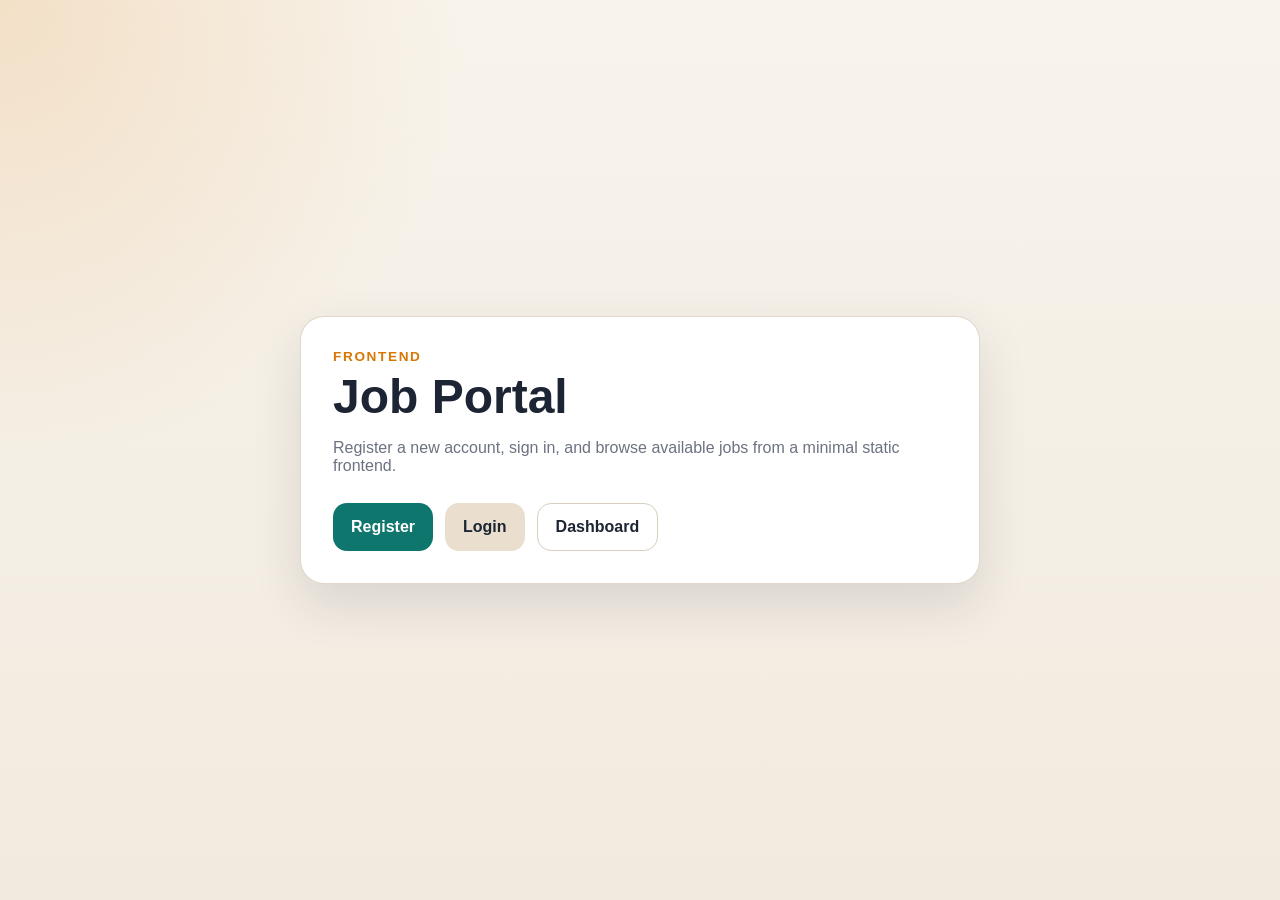
<file: frontend/index.html>
<!DOCTYPE html>
<html lang="en">
<head>
    <meta charset="UTF-8">
    <meta name="viewport" content="width=device-width, initial-scale=1.0">
    <title>Job Portal</title>
    <link rel="stylesheet" href="css/style.css">
</head>
<body>
    <main class="landing-page">
        <section class="hero-card">
            <p class="eyebrow">Frontend</p>
            <h1>Job Portal</h1>
            <p class="hero-copy">
                Register a new account, sign in, and browse available jobs from a minimal static frontend.
            </p>
            <div class="hero-actions">
                <a class="button primary" href="register.html">Register</a>
                <a class="button secondary" href="login.html">Login</a>
                <a class="button ghost" href="dashboard.html">Dashboard</a>
            </div>
        </section>
    </main>
</body>
</html>
</file>
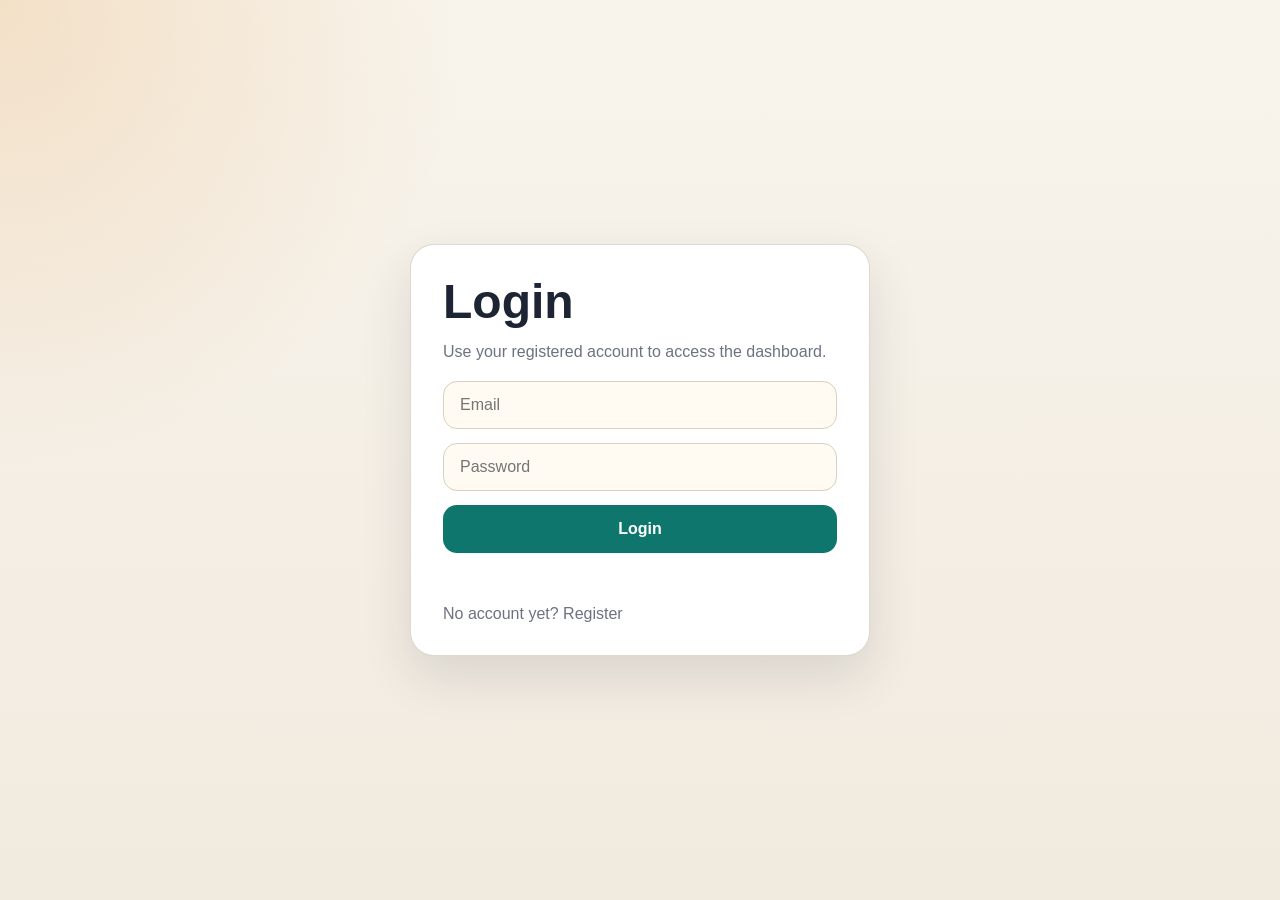
<file: frontend/dashboard.html>
<!DOCTYPE html>
<html lang="en">
<head>
    <meta charset="UTF-8">
    <meta name="viewport" content="width=device-width, initial-scale=1.0">
    <title>Dashboard - Job Portal</title>
    <link rel="stylesheet" href="css/style.css">
</head>
<body>
    <main class="dashboard-page">
        <header class="dashboard-header">
            <div>
                <p class="eyebrow">Dashboard</p>
                <h1>Available Jobs</h1>
                <p class="form-copy">Welcome, <span id="userName"></span></p>
            </div>
            <button type="button" class="button secondary" onclick="logout()">Logout</button>
        </header>

        <section id="adminPanel" style="display:none;" class="admin-panel">
            <h2>Post / Edit Job</h2>
            <input type="hidden" id="editJobId">
            <form id="jobForm" class="form admin-form">
                <input id="jobTitle" placeholder="Job Title" required>
                <input id="jobCompany" placeholder="Company Name" required>
                <input id="jobLocation" placeholder="Location" required>
                <input id="jobSalary" placeholder="Salary (e.g. Rs 8-12 LPA)" required>
                <select id="jobType">
                    <option value="Full-Time">Full-Time</option>
                    <option value="Part-Time">Part-Time</option>
                    <option value="Remote">Remote</option>
                </select>
                <textarea id="jobDescription" placeholder="Job Description" rows="4" required></textarea>
                <button type="submit" class="button primary">Save Job</button>
            </form>
            <p id="jobFormMessage" class="message"></p>
        </section>

        <p id="dashboardMessage" class="message"></p>
        <section id="jobsContainer" class="jobs-grid"></section>
    </main>

    <script src="js/config.js"></script>
    <script src="js/utils/auth.js"></script>
    <script src="js/api/jobApi.js"></script>
    <script src="js/api/applicationApi.js"></script>
    <script src="js/pages/dashboard.js"></script>
</body>
</html>
</file>
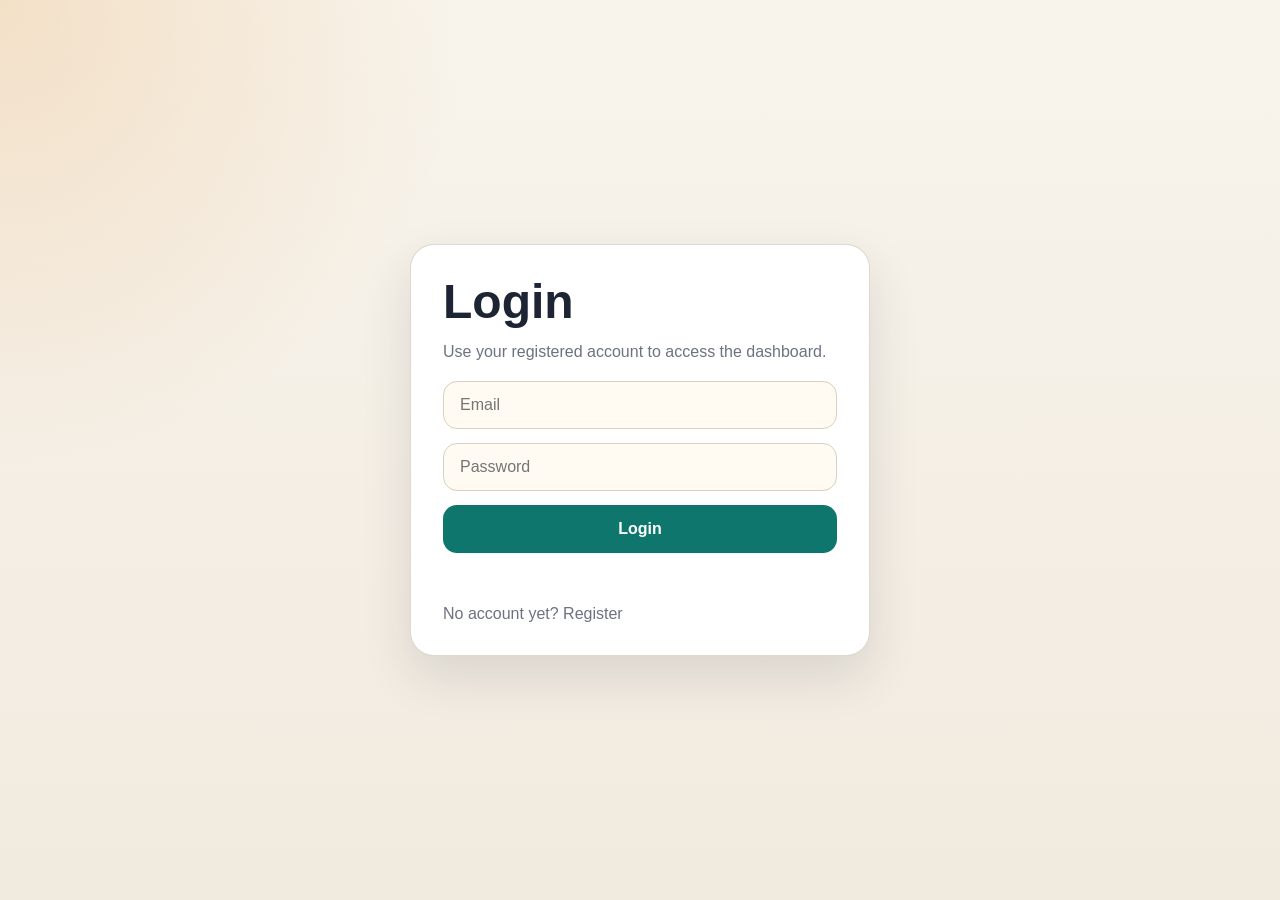
<file: frontend/login.html>
<!DOCTYPE html>
<html lang="en">
<head>
    <meta charset="UTF-8">
    <meta name="viewport" content="width=device-width, initial-scale=1.0">
    <title>Login</title>
    <link rel="stylesheet" href="css/style.css">
</head>
<body>
    <main class="auth-page">
        <section class="auth-card">
            <h1>Login</h1>
            <p class="form-copy">Use your registered account to access the dashboard.</p>

            <form id="loginForm" class="form">
                <input id="email" type="email" placeholder="Email" required>
                <input id="password" type="password" placeholder="Password" required>
                <button type="submit" class="button primary">Login</button>
            </form>

            <p id="message" class="message"></p>
            <p class="form-footer">No account yet? <a href="register.html">Register</a></p>
        </section>
    </main>

    <script src="js/config.js"></script>
    <script src="js/utils/auth.js"></script>
    <script src="js/api/authApi.js"></script>
    <script src="js/pages/login.js"></script>
</body>
</html>
</file>
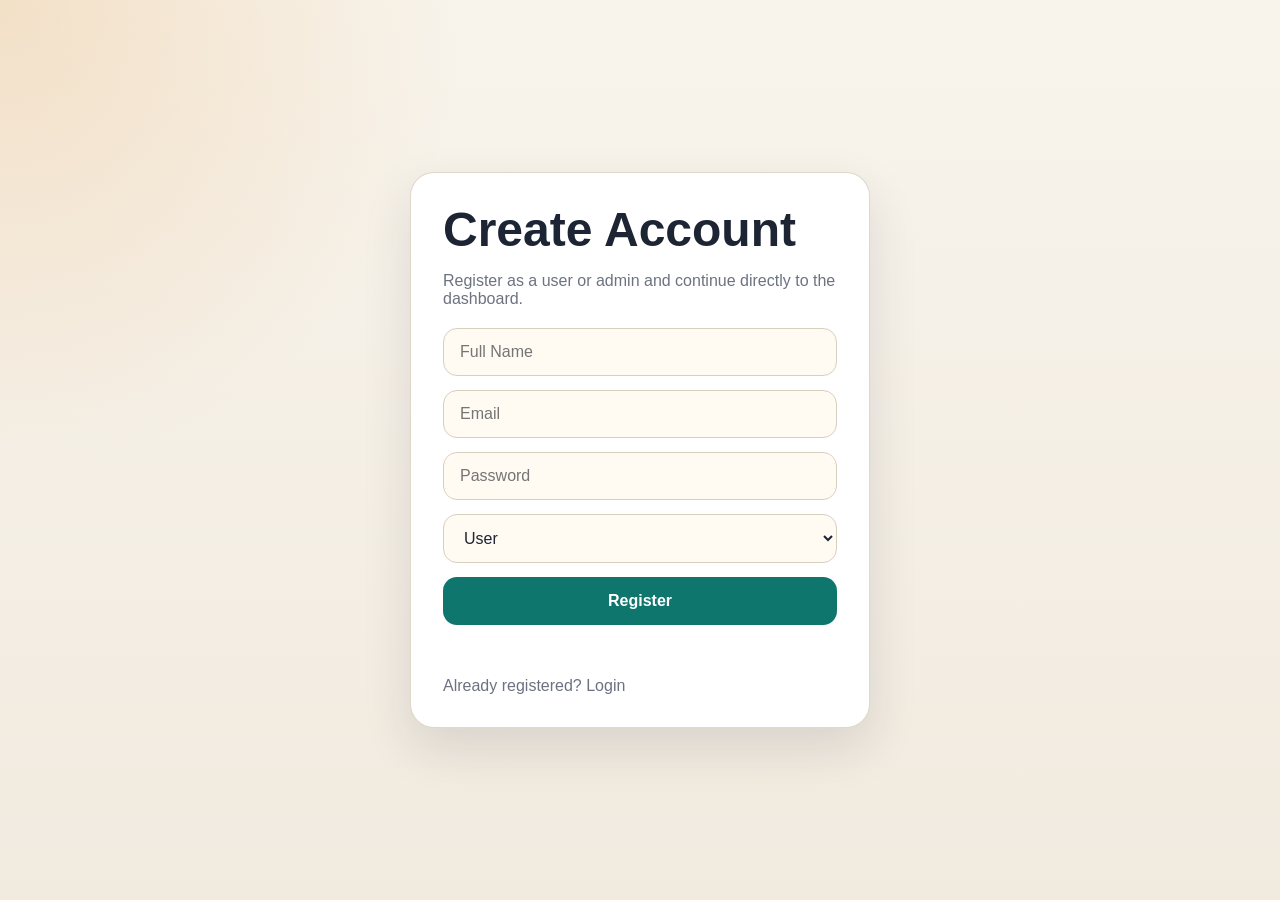
<file: frontend/register.html>
<!DOCTYPE html>
<html lang="en">
<head>
    <meta charset="UTF-8">
    <meta name="viewport" content="width=device-width, initial-scale=1.0">
    <title>Register</title>
    <link rel="stylesheet" href="css/style.css">
</head>
<body>
    <main class="auth-page">
        <section class="auth-card">
            <h1>Create Account</h1>
            <p class="form-copy">Register as a user or admin and continue directly to the dashboard.</p>

            <form id="registerForm" class="form">
                <input id="fullName" placeholder="Full Name" required>
                <input id="email" type="email" placeholder="Email" required>
                <input id="password" type="password" placeholder="Password" required>

                <select id="role">
                    <option value="ROLE_USER">User</option>
                    <option value="ROLE_ADMIN">Admin</option>
                </select>

                <button type="submit" class="button primary">Register</button>
            </form>

            <p id="message" class="message"></p>
            <p class="form-footer">Already registered? <a href="login.html">Login</a></p>
        </section>
    </main>

    <script src="js/config.js"></script>
    <script src="js/utils/auth.js"></script>
    <script src="js/api/authApi.js"></script>
    <script src="js/pages/register.js"></script>
</body>
</html>
</file>
<file: frontend/css/style.css>
:root {
    --bg: #f3efe7;
    --panel: #fffaf2;
    --panel-strong: #ffffff;
    --text: #1d2433;
    --muted: #6c7280;
    --line: #d8cfbf;
    --primary: #0f766e;
    --primary-dark: #115e59;
    --accent: #d97706;
    --shadow: 0 20px 50px rgba(29, 36, 51, 0.12);
}

* {
    box-sizing: border-box;
}

body {
    margin: 0;
    min-height: 100vh;
    font-family: "Segoe UI", Tahoma, Geneva, Verdana, sans-serif;
    color: var(--text);
    background:
        radial-gradient(circle at top left, rgba(217, 119, 6, 0.16), transparent 30%),
        linear-gradient(180deg, #f8f4ec 0%, #f1eadf 100%);
}

a {
    color: inherit;
    text-decoration: none;
}

.landing-page,
.auth-page {
    min-height: 100vh;
    display: grid;
    place-items: center;
    padding: 24px;
}

.hero-card,
.auth-card {
    width: min(100%, 460px);
    background: var(--panel-strong);
    border: 1px solid rgba(216, 207, 191, 0.8);
    border-radius: 24px;
    padding: 32px;
    box-shadow: var(--shadow);
}

.hero-card {
    width: min(100%, 680px);
}

.eyebrow {
    margin: 0 0 8px;
    font-size: 0.85rem;
    font-weight: 700;
    letter-spacing: 0.12em;
    text-transform: uppercase;
    color: var(--accent);
}

h1 {
    margin: 0 0 12px;
    font-size: clamp(2rem, 4vw, 3rem);
    line-height: 1.05;
}

.hero-copy,
.form-copy,
.form-footer,
.message {
    color: var(--muted);
}

.hero-actions {
    display: flex;
    flex-wrap: wrap;
    gap: 12px;
    margin-top: 28px;
}

.form {
    display: grid;
    gap: 14px;
    margin-top: 20px;
}

.form input,
.form select {
    width: 100%;
    padding: 14px 16px;
    border: 1px solid var(--line);
    border-radius: 14px;
    background: var(--panel);
    color: var(--text);
    font: inherit;
}

.form input:focus,
.form select:focus {
    outline: 2px solid rgba(15, 118, 110, 0.18);
    border-color: var(--primary);
}

.button {
    display: inline-flex;
    align-items: center;
    justify-content: center;
    min-height: 48px;
    padding: 12px 18px;
    border: none;
    border-radius: 14px;
    font: inherit;
    font-weight: 700;
    cursor: pointer;
    transition: transform 0.15s ease, opacity 0.15s ease, background-color 0.15s ease;
}

.button:hover {
    transform: translateY(-1px);
}

.button.primary {
    background: var(--primary);
    color: #ffffff;
}

.button.primary:hover {
    background: var(--primary-dark);
}

.button.secondary {
    background: #eadfcf;
    color: var(--text);
}

.button.ghost {
    background: transparent;
    border: 1px solid var(--line);
    color: var(--text);
}

.message {
    min-height: 24px;
    margin: 16px 0 0;
}

.form-footer {
    margin: 12px 0 0;
}

.dashboard-page {
    padding: 32px 24px 48px;
}

.dashboard-header {
    display: flex;
    justify-content: space-between;
    align-items: center;
    gap: 16px;
    margin: 0 auto 24px;
    max-width: 1100px;
}

.jobs-grid {
    max-width: 1100px;
    margin: 0 auto;
    display: grid;
    gap: 18px;
    grid-template-columns: repeat(auto-fit, minmax(260px, 1fr));
}

.job-card {
    background: var(--panel-strong);
    border: 1px solid rgba(216, 207, 191, 0.8);
    border-radius: 20px;
    padding: 20px;
    box-shadow: var(--shadow);
}

.job-card h3 {
    margin-top: 0;
    margin-bottom: 10px;
}

.job-card p {
    margin-bottom: 16px;
    color: var(--muted);
}

.job-card-header {
    display: flex;
    justify-content: space-between;
    align-items: flex-start;
    gap: 10px;
    margin-bottom: 8px;
}

.job-type-badge {
    background: #eadfcf;
    color: var(--text);
    font-size: 0.75rem;
    font-weight: 700;
    padding: 4px 10px;
    border-radius: 20px;
    white-space: nowrap;
}

.job-company,
.job-location,
.job-salary {
    margin: 4px 0;
    color: var(--muted);
    font-size: 0.9rem;
}

.job-desc {
    margin: 12px 0;
    color: var(--muted);
    font-size: 0.9rem;
    line-height: 1.5;
}

.job-card-footer {
    display: flex;
    justify-content: space-between;
    align-items: center;
    flex-wrap: wrap;
    gap: 10px;
    margin-top: 12px;
    padding-top: 12px;
    border-top: 1px solid var(--line);
}

.job-posted {
    color: var(--muted);
    font-size: 0.8rem;
}

.job-actions {
    display: flex;
    gap: 8px;
    flex-wrap: wrap;
}

.btn-sm {
    min-height: 36px;
    padding: 6px 14px;
    font-size: 0.85rem;
    border-radius: 10px;
}

.button.danger {
    background: #fee2e2;
    color: #b91c1c;
}

.button.danger:hover {
    background: #fecaca;
}

.admin-panel {
    max-width: 700px;
    margin: 0 auto 36px;
    background: var(--panel-strong);
    border: 1px solid rgba(216, 207, 191, 0.8);
    border-radius: 20px;
    padding: 24px;
    box-shadow: var(--shadow);
}

.admin-panel h2 {
    margin: 0 0 16px;
}

.admin-form textarea {
    width: 100%;
    padding: 14px 16px;
    border: 1px solid var(--line);
    border-radius: 14px;
    background: var(--panel);
    color: var(--text);
    font: inherit;
    resize: vertical;
}

.admin-form textarea:focus {
    outline: 2px solid rgba(15, 118, 110, 0.18);
    border-color: var(--primary);
}

@media (max-width: 640px) {
    .hero-card,
    .auth-card {
        padding: 24px;
    }

    .dashboard-header {
        flex-direction: column;
        align-items: flex-start;
    }

    .dashboard-header .button {
        width: 100%;
    }
}
</file>
